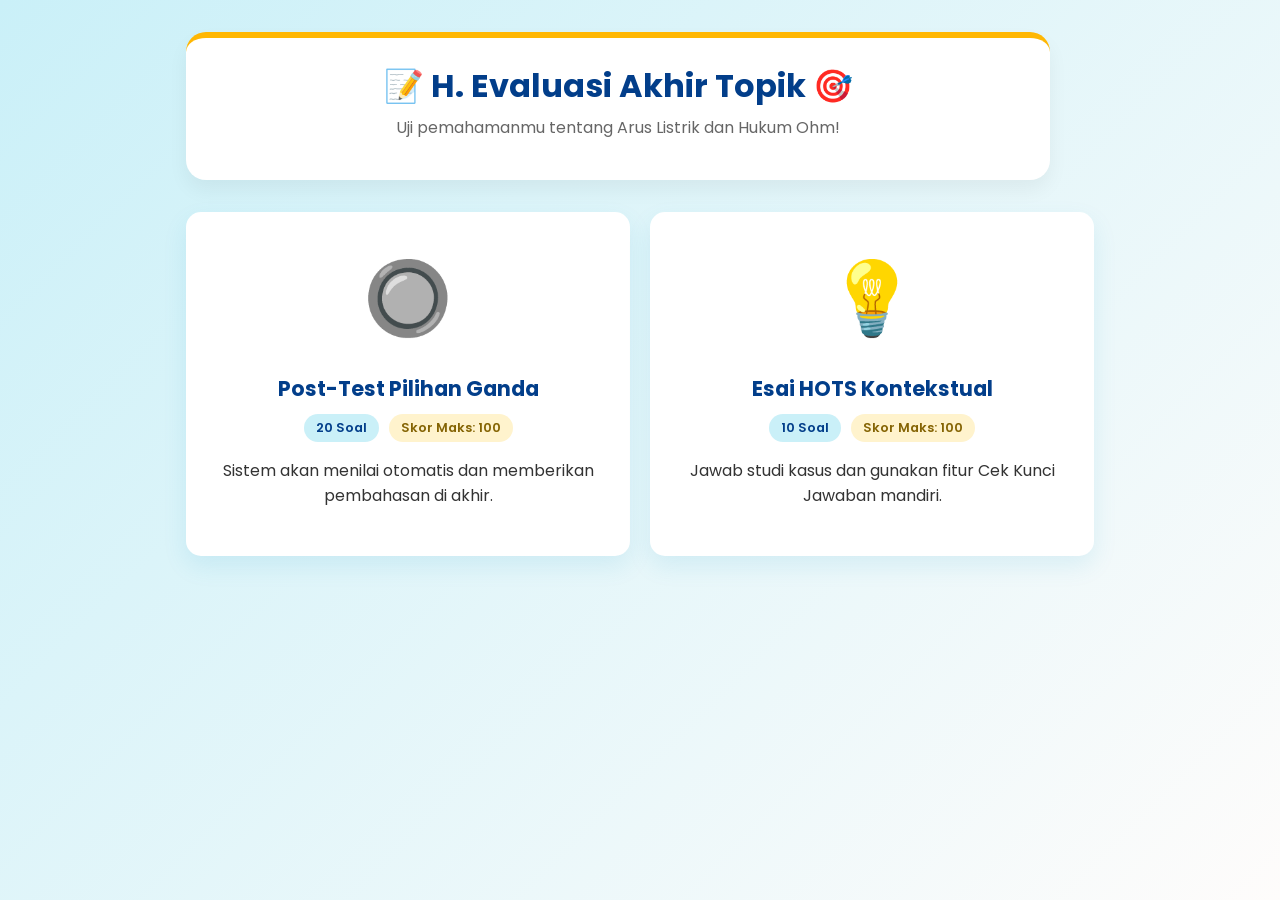
<file: index.html>
<!DOCTYPE html>
<html lang="id">
<head>
    <meta charset="UTF-8">
    <meta name="viewport" content="width=device-width, initial-scale=1.0">
    <title>H. Evaluasi Akhir Topik - Modul IPA</title>
    <style>
        @import url('https://fonts.googleapis.com/css2?family=Poppins:wght@400;600;700;800&display=swap');

        :root {
            --primary: #023e8a; --secondary: #0096c7;
            --accent: #ffb703; --bg-light: #caf0f8;
            --text-dark: #333;
        }

        body {
            margin: 0; padding: 0; box-sizing: border-box;
            font-family: 'Poppins', sans-serif;
            background: linear-gradient(135deg, var(--bg-light) 0%, #fefcfb 100%);
            color: var(--text-dark); min-height: 100vh;
            display: flex; flex-direction: column; align-items: center;
            padding: 2rem 1rem; overflow-x: hidden;
        }

        .eval-header, #quizPGArea, #resultPGArea, #esaiArea { width: 100%; max-width: 800px; }

        .eval-header {
            text-align: center; margin-bottom: 2rem; background: white;
            padding: 1.5rem 2rem; border-radius: 20px;
            box-shadow: 0 10px 20px rgba(0,0,0,0.05); border-top: 6px solid var(--accent);
            animation: fadeInDown 0.6s ease-out;
        }
        .eval-header h1 { color: var(--primary); margin: 0; font-size: 2rem;}
        .eval-header p { color: #666; font-size: 1rem; margin-top: 5px;}

        .eval-container { display: flex; flex-wrap: wrap; justify-content: center; gap: 20px; width: 100%; }
        .eval-card {
            background: white; border-radius: 15px; padding: 2rem;
            text-align: center; box-shadow: 0 10px 25px rgba(0, 150, 199, 0.1);
            cursor: pointer; transition: 0.3s; flex: 1; min-width: 280px; max-width: 380px;
            opacity: 0; animation: fadeInUp 0.8s forwards;
        }
        .eval-card:nth-child(1) { animation-delay: 0.2s; }
        .eval-card:nth-child(2) { animation-delay: 0.4s; }
        .eval-card:hover { transform: translateY(-10px); box-shadow: 0 20px 40px rgba(0, 150, 199, 0.2); border-bottom: 5px solid var(--secondary); }

        .icon-box { font-size: 4.5rem; margin-bottom: 1rem; }
        /* EFEK ICON MENGAMBANG */
        .float-anim { animation: float 3s ease-in-out infinite; }

        .eval-card h3 { color: var(--primary); font-size: 1.3rem; margin-bottom: 10px; }
        .badges { display: flex; justify-content: center; gap: 10px; margin-bottom: 15px; }
        .badge { background: var(--bg-light); color: var(--primary); padding: 5px 12px; border-radius: 20px; font-weight: 600; font-size: 0.8rem;}
        .badge.skor { background: #fff3cd; color: #856404; }

        /* MODAL POP-UP INSTRUKSI */
        .modal-overlay {
            position: fixed; top: 0; left: 0; width: 100%; height: 100%;
            background: rgba(2, 62, 138, 0.6); backdrop-filter: blur(4px);
            display: flex; justify-content: center; align-items: center;
            visibility: hidden; opacity: 0; transition: 0.3s ease; z-index: 1000;
        }
        .modal-overlay.active { visibility: visible; opacity: 1; }
        .modal-content {
            background: white; padding: 2.5rem; border-radius: 15px;
            max-width: 450px; width: 90%; text-align: left;
            transform: translateY(20px); transition: 0.3s ease; position: relative;
        }
        .modal-overlay.active .modal-content { transform: translateY(0); }
        .modal-content h2 { color: var(--primary); margin-top: 0; margin-bottom: 10px; display: flex; align-items: center; gap: 10px; }
        .modal-content ul { margin: 15px 0 25px 20px; color: #444; line-height: 1.8; }
        .close-btn { position: absolute; top: 15px; right: 20px; font-size: 1.5rem; cursor: pointer; color: #aaa; transition: 0.2s; }
        .close-btn:hover { color: red; }

        /* EFEK GANTI SOAL KUIS */
        .quiz-body { background: white; border-radius: 15px; padding: 2rem; box-shadow: 0 5px 15px rgba(0,0,0,0.05); margin-bottom: 1rem;}
        .fade-slide { animation: slideIn 0.4s ease-out; }
        .soal-teks { font-size: 1.15rem; font-weight: 600; margin-bottom: 20px; color: #222; line-height: 1.5; }
        .option-btn {
            display: block; width: 100%; text-align: left; padding: 15px;
            margin-bottom: 10px; background: #f8f9fa; border: 2px solid #e9ecef;
            border-radius: 10px; font-size: 1rem; cursor: pointer; transition: 0.2s;
        }
        .option-btn:hover { background: var(--bg-light); border-color: var(--secondary); transform: scale(1.02); }
        .option-btn.selected { background: var(--primary); color: white; border-color: var(--primary); box-shadow: 0 5px 15px rgba(2, 62, 138, 0.4); }

        .review-item { background: white; padding: 15px; border-radius: 10px; margin-bottom: 15px; box-shadow: 0 2px 5px rgba(0,0,0,0.05); border-left: 5px solid #ccc; }
        .review-item.benar { border-left-color: #28a745; background: #f8fff9;}
        .review-item.salah { border-left-color: #dc3545; background: #fff8f8;}
        .review-feedback { font-size: 0.9rem; background: #f1f8ff; padding: 10px; border-radius: 5px; margin-top: 10px; color: #0366d6; font-weight: 600;}

        /* SKOR GLOWING */
        .glow-score {
            font-size: 4.5rem; font-weight: 800; color: var(--accent);
            margin: 10px 0; animation: pulseGlow 2s infinite; text-shadow: 0 0 10px rgba(255,183,3,0.5);
        }

        /* Esai */
        .esai-item { background: white; padding: 1.5rem; border-radius: 15px; margin-bottom: 1.5rem; box-shadow: 0 5px 15px rgba(0,0,0,0.05); transition: 0.3s;}
        .esai-item:hover { transform: scale(1.01); }
        .esai-item textarea { width: 100%; height: 100px; padding: 10px; border: 2px solid #e9ecef; border-radius: 8px; font-size: 1rem; font-family: inherit; margin-bottom: 10px; resize: vertical; transition: 0.3s;}
        .esai-item textarea:focus { border-color: var(--secondary); outline: none; box-shadow: 0 0 10px rgba(0, 150, 199, 0.2); }
        .kunci-jawaban { display: none; background: #e6ffed; border-left: 4px solid #28a745; padding: 15px; border-radius: 8px; margin-top: 10px; font-size: 0.95rem; animation: slideDown 0.3s ease-out;}
        .kunci-jawaban.show { display: block; }

        .btn-action {
            display: block; width: 100%; padding: 15px; background: var(--secondary);
            color: white; border: none; border-radius: 10px; font-size: 1.1rem;
            font-weight: 700; cursor: pointer; transition: 0.3s; margin-top: 15px;
        }
        .btn-action:hover { background: var(--primary); box-shadow: 0 8px 20px rgba(2,62,138,0.3); transform: translateY(-3px); }
        .btn-small { background: #6c757d; font-size: 0.9rem; padding: 10px 15px; margin-bottom:10px; border-radius: 8px; font-weight:600;}
        .btn-small:hover { background: #495057; transform: translateY(-2px);}

        /* KUMPULAN ANIMASI */
        @keyframes fadeInUp { from { opacity: 0; transform: translateY(40px); } to { opacity: 1; transform: translateY(0); } }
        @keyframes fadeInDown { from { opacity: 0; transform: translateY(-40px); } to { opacity: 1; transform: translateY(0); } }
        @keyframes float { 0% { transform: translateY(0px); } 50% { transform: translateY(-10px); } 100% { transform: translateY(0px); } }
        @keyframes slideIn { from { opacity: 0; transform: translateX(20px); } to { opacity: 1; transform: translateX(0); } }
        @keyframes slideDown { from { opacity: 0; transform: translateY(-10px); } to { opacity: 1; transform: translateY(0); } }
        @keyframes pulseGlow { 0% { text-shadow: 0 0 10px rgba(255,183,3,0.5); transform: scale(1); } 50% { text-shadow: 0 0 30px rgba(255,183,3,1); transform: scale(1.05); } 100% { text-shadow: 0 0 10px rgba(255,183,3,0.5); transform: scale(1); } }
    </style>
</head>
<body>

    <!-- AREA MENU UTAMA -->
    <div id="mainMenu">
        <div class="eval-header">
            <h1>📝 H. Evaluasi Akhir Topik 🎯</h1>
            <p>Uji pemahamanmu tentang Arus Listrik dan Hukum Ohm!</p>
        </div>

        <div class="eval-container">
            <!-- PANGGIL MODAL DULU, BUKAN LANGSUNG KUIS -->
            <div class="eval-card" onclick="bukaModal('pg')">
                <div class="icon-box float-anim">🔘</div>
                <h3>Post-Test Pilihan Ganda</h3>
                <div class="badges">
                    <span class="badge">20 Soal</span>
                    <span class="badge skor">Skor Maks: 100</span>
                </div>
                <p>Sistem akan menilai otomatis dan memberikan pembahasan di akhir.</p>
            </div>

            <div class="eval-card" onclick="bukaModal('esai')">
                <div class="icon-box float-anim">💡</div>
                <h3>Esai HOTS Kontekstual</h3>
                <div class="badges">
                    <span class="badge">10 Soal</span>
                    <span class="badge skor">Skor Maks: 100</span>
                </div>
                <p>Jawab studi kasus dan gunakan fitur Cek Kunci Jawaban mandiri.</p>
            </div>
        </div>
    </div>

    <!-- POP-UP INSTRUKSI (MODAL) -->
    <div class="modal-overlay" id="evalModal" onclick="tutupLuar(event)">
        <div class="modal-content">
            <span class="close-btn" onclick="closeModal()">&times;</span>
            <h2 id="modalTitle">Judul Evaluasi</h2>
            <ul id="modalRules"></ul>
            <button class="btn-action" onclick="jalankanKuis()">Mulai Kerjakan 🚀</button>
        </div>
    </div>

    <!-- AREA KUIS PILIHAN GANDA -->
    <div id="quizPGArea" style="display: none;">
        <div class="eval-header" style="margin-bottom: 1rem; padding: 1rem;">
            <h2 id="qNumber" style="color:var(--primary); margin:0;">Soal 1 / 20</h2>
        </div>
        <div class="quiz-body" id="quizContainer">
            <p id="qText" class="soal-teks">Pertanyaan...</p>
            <div id="optionsContainer"></div>
        </div>
        <div class="quiz-footer">
            <button id="nextBtn" class="btn-action" onclick="soalSelanjutnya()" style="display: none;">Selanjutnya ➡️</button>
        </div>
    </div>

    <!-- AREA HASIL PILIHAN GANDA -->
    <div id="resultPGArea" style="display: none;">
        <div class="eval-header">
            <h1>🎯 Hasil Post-Test</h1>
            <p>Skor Akhir Kamu:</p>
            <div id="finalScore" class="glow-score">0</div>
        </div>
        <div id="reviewContainer" class="review-box"></div>
        <button class="btn-action" onclick="kembaliKeMenu()" style="margin: 20px auto;">Kembali ke Menu Awal 🏠</button>
    </div>

    <!-- AREA ESAI HOTS -->
    <div id="esaiArea" style="display: none;">
        <div class="eval-header" style="margin-bottom: 1rem; padding: 1rem;">
            <h2 style="color:var(--primary); margin:0;">💡 10 Esai HOTS Kontekstual</h2>
            <p>Ketik jawabanmu, lalu klik "Cek Pedoman" untuk evaluasi mandiri.</p>
        </div>
        <div id="esaiContainer"></div>
        <button class="btn-action" onclick="kembaliKeMenu()" style="margin: 20px auto;">Selesai & Kembali 🏠</button>
    </div>

    <script>
        // ================= DATA SOAL (20 PG & 10 ESAI) =================
        const pgData = [
            { q: "Apa yang dimaksud dengan arus listrik?", opts: ["Aliran proton", "Aliran muatan listrik (elektron) melalui penghantar", "Dorongan statis dari baterai", "Gesekan antar kabel"], ans: 1, fb: "Arus listrik = aliran muatan listrik (elektron) yang bergerak melalui penghantar." },
            { q: "Arah arus konvensional mengalir dari...", opts: ["Kutub negatif ke positif", "Tengah rangkaian", "Kutub positif ke negatif", "Beban ke sumber listrik"], ans: 2, fb: "Arus konvensional mengalir dari kutub positif ke negatif." },
            { q: "Tegangan listrik berfungsi sebagai...", opts: ["Penghambat elektron", "Dorongan energi agar elektron mengalir", "Penyimpan panas", "Lampu"], ans: 1, fb: "Tegangan adalah energi dorongan yang menyebabkan elektron bergerak." },
            { q: "Jika Ale menghubungkan lampu dengan 1 aki vs 2 aki, apa yang terjadi?", opts: ["Nyala sama saja", "Lampu 1 aki lebih terang", "Lampu 2 aki lebih terang", "Lampu padam"], ans: 2, fb: "Tegangan besar (2 aki) menyebabkan arus makin besar, lampu makin terang." },
            { q: "Fungsi utama hambatan listrik adalah...", opts: ["Menambah baterai", "Menghalangi/membatasi arus listrik", "Menarik elektron", "Menyimpan cadangan"], ans: 1, fb: "Hambatan bertugas sebagai 'penghalang' gerak elektron." },
            { q: "Rumus Hukum Ohm yang benar adalah...", opts: ["V = I / R", "I = V x R", "R = V x I", "V = I x R"], ans: 3, fb: "Rumus sakti: Tegangan (V) = Arus (I) x Hambatan (R)." },
            { q: "V = 12 Volt dan R = 3 Ohm pada lampu perahu. Berapa arus (I)?", opts: ["36 Ampere", "4 Ampere", "15 Ampere", "9 Ampere"], ans: 1, fb: "I = V / R = 12 / 3 = 4 Ampere." },
            { q: "Kabel panjang menyebabkan lampu sedikit redup karena...", opts: ["Menyerap cahaya", "Hambatan kabel panjang lebih besar", "Tegangan putus", "Elektron terbuang"], ans: 1, fb: "Semakin panjang penghantar, semakin besar nilai hambatannya." },
            { q: "Bahan manakah yang cocok dijadikan konduktor di perahu?", opts: ["Karet ban", "Tembaga", "Kayu jati", "Kaca jendela"], ans: 1, fb: "Tembaga adalah konduktor listrik yang sangat baik." },
            { q: "Saat aki perahu mulai lemah, lampu meredup. Mengapa?", opts: ["Hambatan membesar", "Arus tiba-tiba naik", "Tegangan aki turun sehingga arus turun", "Kabel bocor"], ans: 2, fb: "Tegangan melemah menyebabkan dorongan berkurang, sehingga arus (I) turun." },
            { q: "Mengapa isi pensil (grafit) membuat lampu redup dibanding logam?", opts: ["Grafit itu mahal", "Hambatan grafit jauh lebih besar dari logam", "Grafit menyedot arus", "Logam menolak listrik"], ans: 1, fb: "Grafit memiliki nilai hambatan jenis yang lebih besar dari logam." },
            { q: "I = Q / t adalah rumus matematis untuk...", opts: ["Tegangan Listrik", "Daya Listrik", "Hambatan Listrik", "Kuat Arus Listrik"], ans: 3, fb: "Kuat arus (I) adalah jumlah muatan (Q) mengalir per waktu (t)." },
            { q: "Satuan Internasional (SI) untuk Hambatan Listrik adalah...", opts: ["Ampere", "Volt", "Ohm", "Watt"], ans: 2, fb: "Hambatan diukur dalam satuan Ohm." },
            { q: "Di grafik V dan I, garisnya membentuk...", opts: ["Melengkung turun", "Garis lurus naik (sebanding)", "Mendatar", "Zig-zag"], ans: 1, fb: "Tegangan berbanding lurus dengan Kuat Arus." },
            { q: "Mengapa listrik dari genset pulau harus dihemat?", opts: ["Bahan bakar solar mahal & terbatas", "Biar lampu tidak silau", "Laut menghasilkan listrik", "Pajangan saja"], ans: 0, fb: "Energi dari genset sangat terbatas, budaya hemat penting." },
            { q: "Saat saklar ditekan 'OFF', yang terjadi adalah...", opts: ["Elektron lebih cepat", "Rangkaian terbuka, aliran terhenti", "Hambatan hilang", "Aki mati"], ans: 1, fb: "Saklar 'OFF' membuat rangkaian terbuka sehingga elektron tidak bisa menyeberang." },
            { q: "Arus 2A melewati hambatan 5Ω. Berapa tegangannya?", opts: ["2.5 V", "10 V", "3 V", "7 V"], ans: 1, fb: "V = I x R = 2 x 5 = 10 Volt." },
            { q: "Ciri kearifan lokal kelistrikan Maluku Tengah?", opts: ["Menyalakan AC nonstop", "Lampu pijar siang hari", "Gotong royong berbagi listrik genset", "Membuang aki"], ans: 2, fb: "Masyarakat kepulauan sangat menghargai energi dengan saling berbagi." },
            { q: "Jika banyak alat disambung ke 1 stopkontak berpotensi bahaya karena...", opts: ["Listrik murah", "Arus berlebih memicu panas & korsleting", "Makin terang", "Tegangan unlimited"], ans: 1, fb: "Beban paralel berlebih menarik arus besar yang bisa membakar kabel." },
            { q: "Perahu nelayan menggunakan Aki karena aki merupakan...", opts: ["Listrik AC", "Genset mini", "Sumber tegangan DC yang portabel", "Isolator"], ans: 2, fb: "Aki menyimpan energi kimia jadi listrik DC dan mudah dibawa melaut." }
        ];

        const esaiData = [
            { q: "1. Mengapa lampu redup saat TV, kipas, dan rice cooker menyala bersamaan?", k: "Karena semakin banyak beban, arus total bertambah besar yang menyebabkan drop tegangan." },
            { q: "2. Lampu perahu meredup setelah dipakai semalaman. Penyebab & Solusi?", k: "Energi aki habis sehingga Tegangan (V) turun. Solusi: Isi ulang / charge aki." },
            { q: "3. Jelaskan cara menghemat listrik di desa kepulauan dengan genset!", k: "Matikan lampu siang hari, pakai lampu LED hemat daya, batasi elektronik berat." },
            { q: "4. Apa yang terjadi pada arus (I) jika hambatan (R) diperbesar 2x lipat?", k: "Arus mengecil jadi setengahnya karena berbanding terbalik dengan hambatan." },
            { q: "5. Mengapa kabel charger bisa terasa panas jika lama dipakai?", k: "Tumbukan elektron dengan atom dalam kabel berhambatan menghasilkan energi panas." },
            { q: "6. Aki 12V mengalirkan arus 3A ke lampu. Hitung hambatan lampu!", k: "R = V / I = 12 / 3 = 4 Ohm." },
            { q: "7. Mengapa isi pensil (grafit) menyala redup dibanding tembaga?", k: "Karena grafit adalah isolator/konduktor buruk dengan hambatan sangat besar." },
            { q: "8. Apa beda arah elektron vs arus konvensional?", k: "Elektron: Negatif ke Positif. Konvensional: Positif ke Negatif." },
            { q: "9. Analisis Grafik: Mengapa grafik V dan I selalu miring naik lurus?", k: "Menandakan perbandingan lurus. V naik, maka I pasti naik." },
            { q: "10. Sebutkan kearifan lokal nelayan terkait listrik!", k: "Sikap saling peduli, berbagi listrik antar rumah, dan hemat pakai genset." }
        ];

        let currentPG = 0; let scorePG = 0; let ansPG = []; let selectedOpt = null;
        let activeQuizType = ''; // Menyimpan tipe kuis yang dipilih

        // ================= LOGIKA MODAL POP-UP =================
        const modalData = {
            'pg': {
                title: '🔘 Post-Test Pilihan Ganda',
                rules: `
                    <li>Terdapat <strong>20 soal</strong> pilihan ganda.</li>
                    <li>Setiap soal bernilai <strong>5 poin</strong>.</li>
                    <li>Pilih satu jawaban yang paling tepat (A, B, C, atau D).</li>
                    <li>Pembahasan akan muncul setelah kamu memilih semua jawaban.</li>
                `
            },
            'esai': {
                title: '💡 Esai HOTS Kontekstual',
                rules: `
                    <li>Terdapat <strong>10 soal</strong> studi kasus (High Order Thinking Skills).</li>
                    <li>Setiap soal bernilai maksimal <strong>10 poin</strong>.</li>
                    <li>Jawablah dengan menganalisis menggunakan konsep Hukum Ohm (V, I, R).</li>
                    <li>Gunakan fitur <strong>Cek Pedoman Skor & Kunci</strong> setelah selesai mengetik jawaban.</li>
                `
            }
        };

        function bukaModal(jenis) {
            activeQuizType = jenis;
            document.getElementById('modalTitle').innerHTML = modalData[jenis].title;
            document.getElementById('modalRules').innerHTML = modalData[jenis].rules;
            document.getElementById('evalModal').classList.add('active');
        }

        function closeModal() {
            document.getElementById('evalModal').classList.remove('active');
        }

        function tutupLuar(event) {
            if (event.target.id === 'evalModal') {
                closeModal();
            }
        }

        function jalankanKuis() {
            closeModal();
            // Jeda sedikit agar animasi tutup modal selesai sebelum pindah layar
            setTimeout(() => {
                mulaiKuis(activeQuizType);
            }, 300);
        }

        // ================= LOGIKA KUIS UTAMA =================
        function mulaiKuis(jenis) {
            document.getElementById('mainMenu').style.display = 'none';
            if(jenis === 'pg') {
                document.getElementById('quizPGArea').style.display = 'block';
                currentPG = 0; scorePG = 0; ansPG = []; loadPG();
            } else {
                document.getElementById('esaiArea').style.display = 'block';
                loadEsai();
            }
        }

        function animasiSoal() {
            const quizBox = document.getElementById('quizContainer');
            quizBox.classList.remove('fade-slide');
            void quizBox.offsetWidth; // Trigger reflow untuk restart animasi
            quizBox.classList.add('fade-slide');
        }

        function loadPG() {
            selectedOpt = null;
            document.getElementById('nextBtn').style.display = 'none';
            animasiSoal();
            
            document.getElementById('qNumber').innerHTML = `Soal ${currentPG + 1} / ${pgData.length}`;
            document.getElementById('qText').innerHTML = pgData[currentPG].q;
            
            const optContainer = document.getElementById('optionsContainer');
            optContainer.innerHTML = '';
            
            pgData[currentPG].opts.forEach((opt, index) => {
                const btn = document.createElement('button');
                btn.className = 'option-btn';
                btn.innerHTML = `<strong>${String.fromCharCode(65 + index)}.</strong> ${opt}`;
                btn.onclick = () => {
                    selectedOpt = index;
                    document.querySelectorAll('.option-btn').forEach(b => b.classList.remove('selected'));
                    btn.classList.add('selected');
                    document.getElementById('nextBtn').style.display = 'block';
                };
                optContainer.appendChild(btn);
            });
        }

        function soalSelanjutnya() {
            ansPG.push(selectedOpt);
            if (selectedOpt === pgData[currentPG].ans) scorePG += (100 / pgData.length);
            currentPG++;
            if (currentPG < pgData.length) {
                loadPG(); 
            } else {
                tampilkanHasilPG();
            }
        }

        // === EFEK CONFETTI VANILLA JS ===
        function tembakConfetti() {
            const colors = ['#ffb703', '#00b4d8', '#023e8a', '#28a745', '#dc3545'];
            for(let i=0; i<80; i++) {
                let conf = document.createElement('div');
                conf.style.position = 'fixed';
                conf.style.width = '12px';
                conf.style.height = '12px';
                conf.style.backgroundColor = colors[Math.floor(Math.random() * colors.length)];
                conf.style.left = Math.random() * 100 + 'vw';
                conf.style.top = '-20px';
                conf.style.borderRadius = Math.random() > 0.5 ? '50%' : '0';
                conf.style.zIndex = '9999';
                conf.style.transition = 'top 3s cubic-bezier(0.25, 0.46, 0.45, 0.94), transform 3s ease-out, opacity 3s';
                document.body.appendChild(conf);

                setTimeout(() => {
                    conf.style.top = '100vh';
                    conf.style.transform = `rotate(${Math.random() * 720}deg) translateX(${Math.random() * 100 - 50}px)`;
                    conf.style.opacity = '0';
                }, 50);

                setTimeout(() => conf.remove(), 3000); // Hapus elemen
            }
        }

        function tampilkanHasilPG() {
            document.getElementById('quizPGArea').style.display = 'none';
            document.getElementById('resultPGArea').style.display = 'block';
            
            // 1. Hitung Skor Akhir
            let nilaiAkhir = Math.round(scorePG);
            document.getElementById('finalScore').innerHTML = nilaiAkhir;
            
            // 2. LOGIKA TINDAK LANJUT (KATEGORI SKOR)
            let kategori = "";
            let pesanTindakLanjut = "";
            let warnaSkor = "";

            if (nilaiAkhir >= 86) {
                kategori = "🌟 Sangat Baik";
                pesanTindakLanjut = "Luar biasa! Kamu sudah seperti ahli listrik pesisir. Kamu siap mempresentasikan Projek Lampu Pintarmu!";
                warnaSkor = "#28a745"; // Hijau
                tembakConfetti(); setTimeout(tembakConfetti, 1000);
            } else if (nilaiAkhir >= 71) {
                kategori = "👍 Baik";
                pesanTindakLanjut = "Kerja bagus, Ale! Kamu sudah paham konsepnya, tinggal ulangi sedikit materi yang masih salah.";
                warnaSkor = "#00b4d8"; // Biru
                tembakConfetti();
            } else if (nilaiAkhir >= 56) {
                kategori = "⚠️ Cukup";
                pesanTindakLanjut = "Poinmu lumayan! Yuk, baca lagi materi Hukum Ohm di modul dan perbaiki dokumentasi projekmu.";
                warnaSkor = "#ffb703"; // Kuning
            } else {
                kategori = "📚 Perlu Bimbingan";
                pesanTindakLanjut = "Jangan menyerah! Silakan ulangi baca materi dari awal dan minta pendampingan gurumu ya.";
                warnaSkor = "#dc3545"; // Merah
            }

            // Ubah warna angka skor sesuai kategori
            document.getElementById('finalScore').style.color = warnaSkor;

            // 3. Render Kotak Hasil & Pembahasan
            const reviewBox = document.getElementById('reviewContainer');
            reviewBox.innerHTML = `
                <div style="background: ${warnaSkor}20; border: 2px solid ${warnaSkor}; padding: 15px; border-radius: 10px; margin-bottom: 20px; text-align: center;">
                    <h2 style="color: ${warnaSkor}; margin: 0 0 10px 0;">Kategori: ${kategori}</h2>
                    <p style="margin: 0; font-weight: 600; color: #444;">Tindak Lanjut: ${pesanTindakLanjut}</p>
                </div>
            `;
            
            pgData.forEach((q, i) => {
                const isCorrect = ansPG[i] === q.ans;
                const statusClass = isCorrect ? 'benar' : 'salah';
                const statusTxt = isCorrect ? '✅ BENAR' : '❌ SALAH';
                
                let html = `
                    <div class="review-item ${statusClass}">
                        <div style="font-weight:600; margin-bottom:8px;">${i+1}. ${q.q}</div>
                        <div style="font-size:0.9rem;"><strong>Jawabanmu:</strong> ${q.opts[ansPG[i]]} <em>(${statusTxt})</em></div>`;
                if (!isCorrect) html += `<div style="font-size:0.9rem; color:#dc3545; margin-top:5px;"><strong>Kunci:</strong> ${q.opts[q.ans]}</div>`;
                html += `<div class="review-feedback">💡 ${q.fb}</div></div>`;
                reviewBox.innerHTML += html;
            });
        }

        function loadEsai() {
            const container = document.getElementById('esaiContainer');
            container.innerHTML = '';
            esaiData.forEach((soal, i) => {
                let html = `
                    <div class="esai-item">
                        <p class="soal-teks">${soal.q}</p>
                        <textarea placeholder="Ketik hasil analisismu di sini..."></textarea>
                        <button class="btn-action btn-small" onclick="toggleKunci(${i})">Cek Pedoman Skor & Kunci 🔍</button>
                        <div class="kunci-jawaban" id="kunci-${i}">
                            <strong>Pedoman Penilaian:</strong><br>${soal.k}
                        </div>
                    </div>`;
                container.innerHTML += html;
            });
        }

        function toggleKunci(id) { document.getElementById(`kunci-${id}`).classList.toggle('show'); }
        function kembaliKeMenu() {
            document.getElementById('resultPGArea').style.display = 'none';
            document.getElementById('esaiArea').style.display = 'none';
            document.getElementById('mainMenu').style.display = 'block';
        }
    </script>
</body>
</html>
</file>
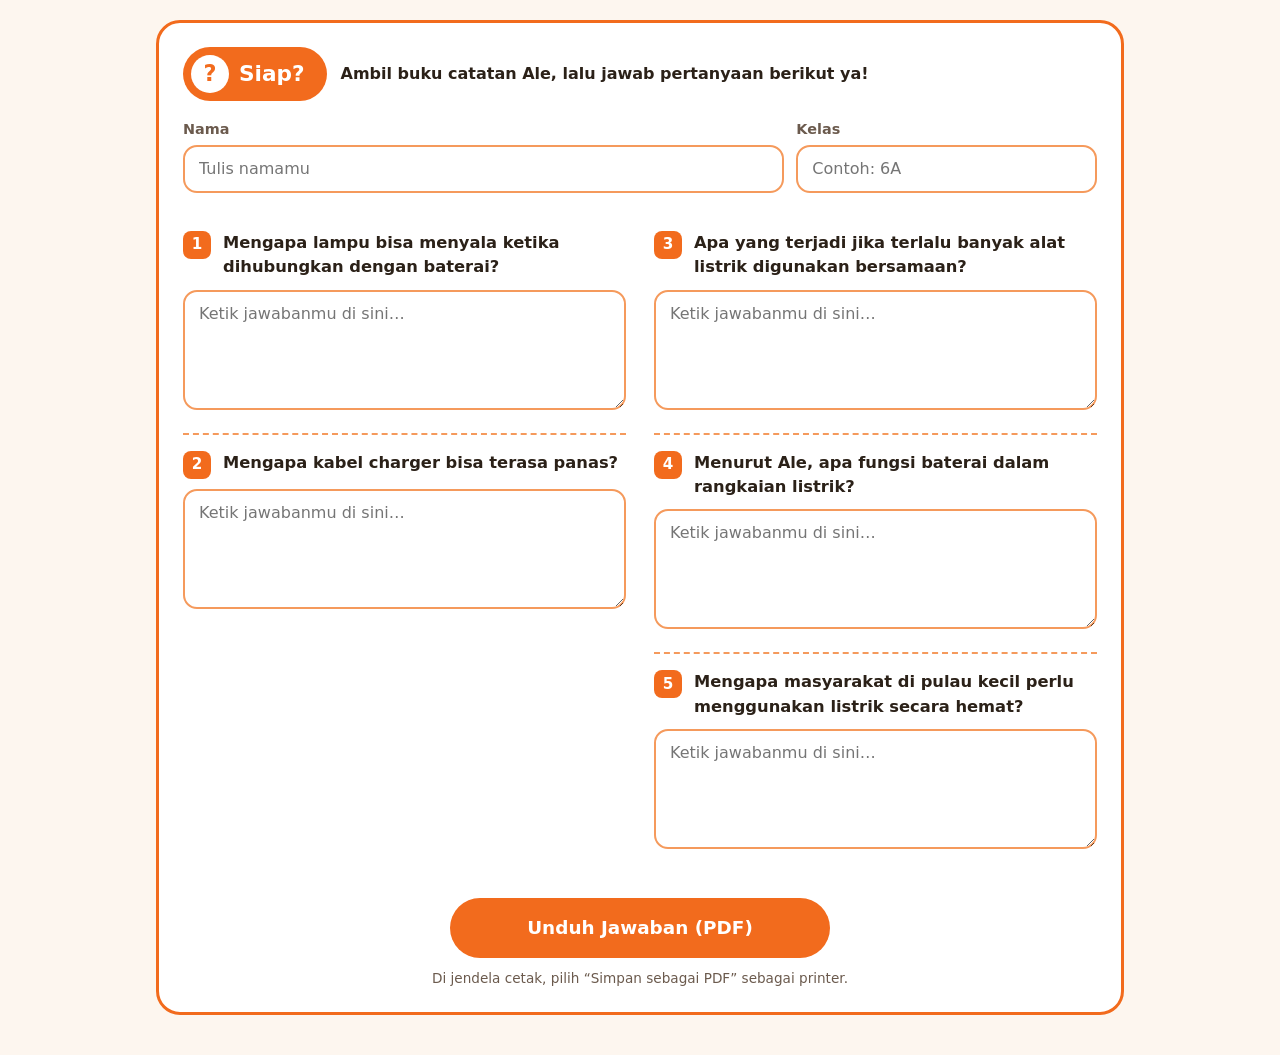
<file: lembar-kerja/index.html>
<!DOCTYPE html>
<html lang="id">
<head>
<meta charset="UTF-8">
<meta name="viewport" content="width=device-width, initial-scale=1, viewport-fit=cover">
<title>Lembar Kerja: Siap?</title>
<style>
:root{
  box-sizing:border-box;
  padding-top:env(safe-area-inset-top,0px);
  padding-bottom:env(safe-area-inset-bottom,0px);
  --orange:#f26b1d; --orange-soft:#fff3ea; --line:#f59a5c;
  --bg:#fdf6ef; --card:#ffffff; --text:#2b2118; --muted:#6b5a4d; --field:#ffffff;
}
@media (prefers-color-scheme:dark){
  :root:not([data-theme="light"]){
    --orange:#ff8238; --orange-soft:#3a2518; --line:#b8602b;
    --bg:#1c1511; --card:#261c16; --text:#f6ebe1; --muted:#c3ad9b; --field:#1c1511;
  }
}
:root[data-theme="dark"]{
  --orange:#ff8238; --orange-soft:#3a2518; --line:#b8602b;
  --bg:#1c1511; --card:#261c16; --text:#f6ebe1; --muted:#c3ad9b; --field:#1c1511;
}
html{scroll-padding-top:env(safe-area-inset-top,0px)}
*,*::before,*::after{box-sizing:border-box}
body{margin:0;background:var(--bg);color:var(--text);
  font-family:"Nunito","Segoe UI",system-ui,-apple-system,Arial,sans-serif;line-height:1.5}
.page{max-width:1000px;margin:0 auto;padding:20px 16px 40px}
.sheet{background:var(--card);border:3px solid var(--orange);border-radius:24px;padding:24px}
.head{display:flex;align-items:center;gap:14px;flex-wrap:wrap;margin-bottom:18px}
.badge{display:flex;align-items:center;gap:10px;background:var(--orange);color:#fff;
  font-weight:800;font-size:1.35rem;padding:8px 22px 8px 8px;border-radius:999px}
.badge i{width:38px;height:38px;border-radius:50%;background:#fff;color:var(--orange);
  display:grid;place-items:center;font-style:normal;font-size:1.4rem}
.head p{margin:0;font-weight:700;flex:1;min-width:220px}
.who{display:grid;grid-template-columns:2fr 1fr;gap:12px;margin-bottom:22px}
.who label{display:block;font-weight:700;font-size:.9rem;color:var(--muted);margin-bottom:4px}
input[type=text],textarea{width:100%;font:inherit;color:var(--text);background:var(--field);
  border:2px solid var(--line);border-radius:14px;padding:10px 14px;outline:none}
input[type=text]:focus,textarea:focus{border-color:var(--orange);box-shadow:0 0 0 3px color-mix(in srgb,var(--orange) 30%,transparent)}
textarea{min-height:120px;resize:vertical}
.grid{display:grid;grid-template-columns:1fr 1fr;gap:0 28px;align-items:start}
.col{display:flex;flex-direction:column}
.q{padding:16px 0;border-bottom:2px dashed var(--line)}
.col .q:last-child{border-bottom:0}
.q h2{display:flex;gap:12px;align-items:flex-start;margin:0 0 10px;font-size:1.02rem;font-weight:700}
.num{flex:none;width:28px;height:28px;border-radius:8px;background:var(--orange);color:#fff;
  display:grid;place-items:center;font-weight:800;font-size:.95rem}
.actions{display:flex;justify-content:center;margin-top:26px}
.btn{background:var(--orange);color:#fff;border:0;border-radius:999px;font:inherit;font-weight:800;
  font-size:1.15rem;padding:16px 40px;cursor:pointer;width:min(100%,380px)}
.btn:hover{filter:brightness(1.06)}
.btn:focus-visible{outline:3px solid var(--text);outline-offset:3px}
.note{text-align:center;color:var(--muted);font-size:.85rem;margin:10px 0 0}
@media (max-width:720px){
  .grid{grid-template-columns:1fr}
  .col .q:last-child{border-bottom:2px dashed var(--line)}
  .grid .col:last-child .q:last-child{border-bottom:0}
  .who{grid-template-columns:1fr}
  .sheet{padding:16px;border-radius:20px}
}
.print-only{display:none}
@media print{
  :root{--bg:#fff;--card:#fff;--text:#000;--muted:#444;--field:#fff;--orange:#f26b1d;--line:#f59a5c}
  body{background:#fff}
  .no-print{display:none!important}
  .page{padding:0;max-width:none}
  .sheet{border-width:2px;box-shadow:none}
  .q{break-inside:avoid}
  textarea{resize:none;border-color:#f59a5c;overflow:visible}
  *{-webkit-print-color-adjust:exact;print-color-adjust:exact}
}
</style>
</head>
<body>
<main class="page">
  <section class="sheet">
    <div class="head">
      <div class="badge"><i>?</i>Siap?</div>
      <p>Ambil buku catatan Ale, lalu jawab pertanyaan berikut ya!</p>
    </div>

    <div class="who">
      <div><label for="nama">Nama</label><input type="text" id="nama" placeholder="Tulis namamu" autocomplete="name"></div>
      <div><label for="kelas">Kelas</label><input type="text" id="kelas" placeholder="Contoh: 6A" autocomplete="off"></div>
    </div>

    <div class="grid">
      <div class="col">
        <div class="q"><h2><span class="num">1</span><label for="j1">Mengapa lampu bisa menyala ketika dihubungkan dengan baterai?</label></h2><textarea id="j1" placeholder="Ketik jawabanmu di sini…"></textarea></div>
        <div class="q"><h2><span class="num">2</span><label for="j2">Mengapa kabel charger bisa terasa panas?</label></h2><textarea id="j2" placeholder="Ketik jawabanmu di sini…"></textarea></div>
      </div>
      <div class="col">
        <div class="q"><h2><span class="num">3</span><label for="j3">Apa yang terjadi jika terlalu banyak alat listrik digunakan bersamaan?</label></h2><textarea id="j3" placeholder="Ketik jawabanmu di sini…"></textarea></div>
        <div class="q"><h2><span class="num">4</span><label for="j4">Menurut Ale, apa fungsi baterai dalam rangkaian listrik?</label></h2><textarea id="j4" placeholder="Ketik jawabanmu di sini…"></textarea></div>
        <div class="q"><h2><span class="num">5</span><label for="j5">Mengapa masyarakat di pulau kecil perlu menggunakan listrik secara hemat?</label></h2><textarea id="j5" placeholder="Ketik jawabanmu di sini…"></textarea></div>
      </div>
    </div>

    <div class="actions no-print">
      <button class="btn" id="unduh" type="button">Unduh Jawaban (PDF)</button>
    </div>
    <p class="note no-print">Di jendela cetak, pilih “Simpan sebagai PDF” sebagai printer.</p>
  </section>
</main>
<script>
(function(){
  var btn=document.getElementById('unduh');
  var ids=['nama','kelas','j1','j2','j3','j4','j5'];
  // Auto-grow textarea so full answers show in the PDF
  function grow(t){t.style.height='auto';t.style.height=Math.max(120,t.scrollHeight+2)+'px';}
  document.querySelectorAll('textarea').forEach(function(t){t.addEventListener('input',function(){grow(t)});});
  window.addEventListener('beforeprint',function(){
    document.querySelectorAll('textarea').forEach(grow);
    var n=document.getElementById('nama').value.trim();
    document.title='Jawaban - '+(n||'Siswa');
  });
  btn.addEventListener('click',function(){
    var n=document.getElementById('nama').value.trim();
    if(!n){
      var ok=window.confirm('Nama belum diisi. Tetap lanjut mengunduh?');
      if(!ok){document.getElementById('nama').focus();return;}
    }
    window.print();
  });
})();
</script>
</body>
</html>
</file>
